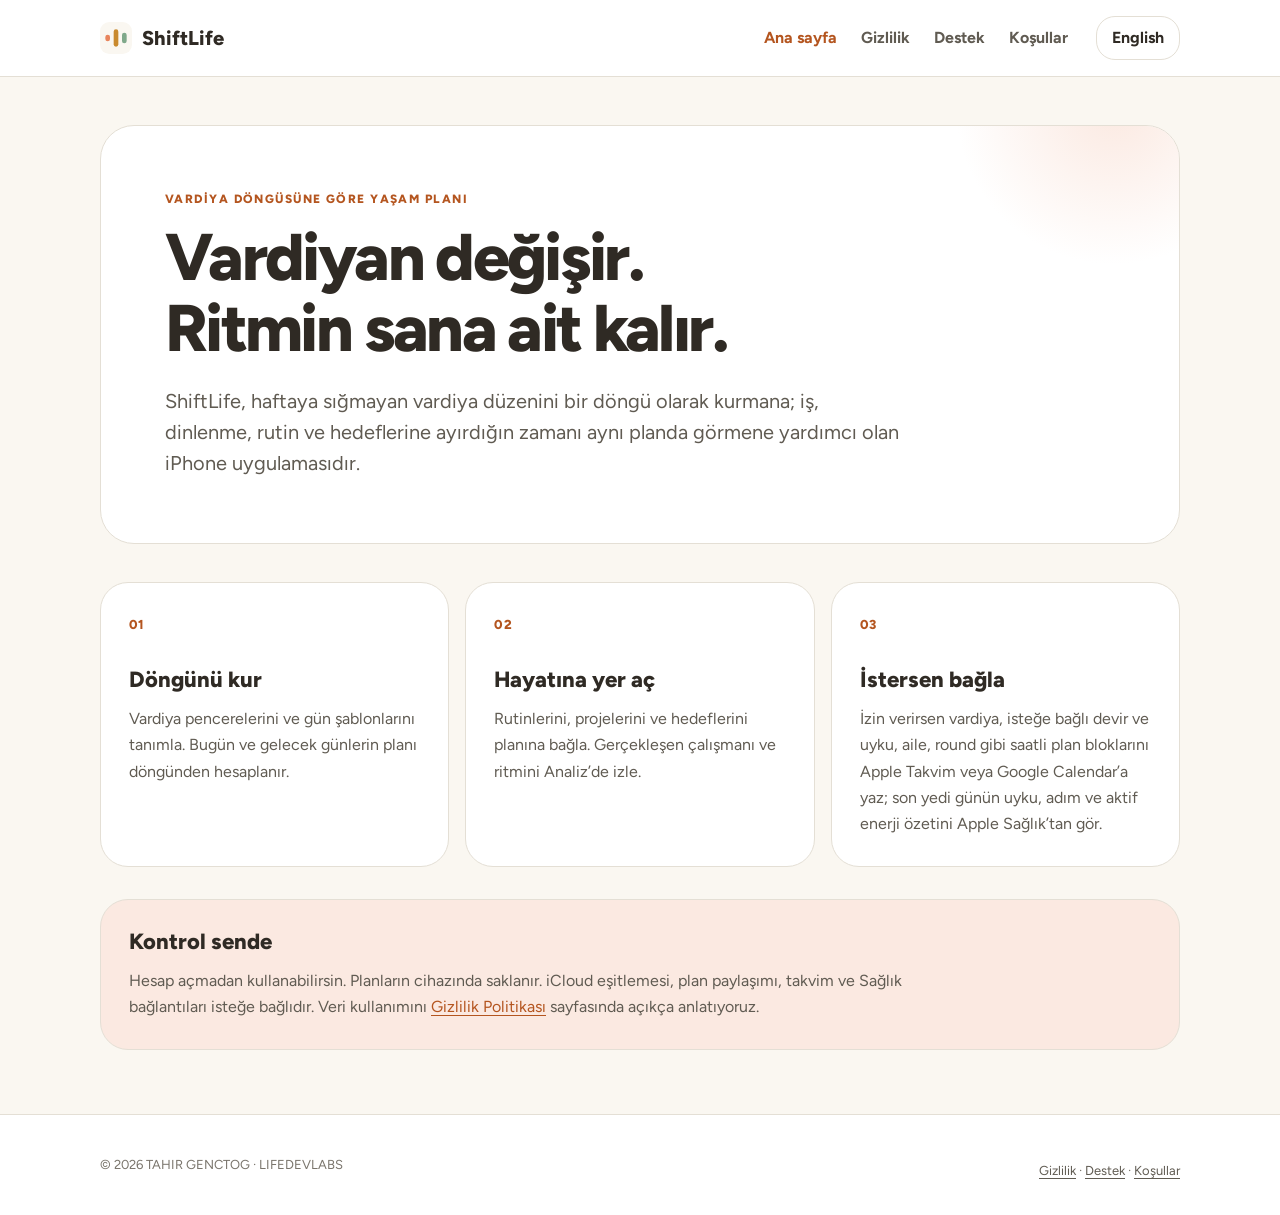
<file: index.html>
<!doctype html>
<html lang="tr">
<head>
  <meta charset="utf-8">
  <meta name="viewport" content="width=device-width, initial-scale=1">
  <meta name="google-site-verification" content="ZOvy3cL8KDfEu2qvsGk_tlrdckcJPJMAosgKHQQffbM" />
  <meta name="color-scheme" content="light dark">
  <meta name="description" content="Vardiya döngüne göre gününü, hedeflerini ve dinlenmeni planla.">
  <meta property="og:type" content="website">
  <meta property="og:title" content="ShiftLife · Vardiya Ritmi">
  <meta property="og:description" content="Vardiya döngüne göre gününü, hedeflerini ve dinlenmeni planla.">
  <meta property="og:url" content="https://lifedevlabs.com/">
  <link rel="canonical" href="https://lifedevlabs.com/">
  <link rel="alternate" hreflang="tr" href="https://lifedevlabs.com/">
  <link rel="alternate" hreflang="en" href="https://lifedevlabs.com/en/">
  <link rel="icon" type="image/svg+xml" href="/favicon.svg">
  <link rel="stylesheet" href="/style.css">
  <title>ShiftLife · Vardiya Ritmi</title>
</head>
<body>
<a class="skip" href="#content">İçeriğe geç</a>
<header class="site-header"><div class="shell header-inner">
  <a class="brand" href="/" aria-label="ShiftLife"><img src="/favicon.svg" alt="" width="32" height="32"><span>ShiftLife</span></a>
  <nav aria-label="Ana menü"><a href="/" aria-current="page">Ana sayfa</a><a href="/privacy/">Gizlilik</a><a href="/support/">Destek</a><a href="/terms/">Koşullar</a></nav>
  <a class="lang" href="/en/" lang="en" hreflang="en">English</a>
</div></header>
<main id="content" class="shell">
  <div class="hero"><p class="eyebrow">VARDİYA DÖNGÜSÜNE GÖRE YAŞAM PLANI</p><h1>Vardiyan değişir.<br>Ritmin sana ait kalır.</h1><p class="lead">ShiftLife, haftaya sığmayan vardiya düzenini bir döngü olarak kurmana; iş, dinlenme, rutin ve hedeflerine ayırdığın zamanı aynı planda görmene yardımcı olan iPhone uygulamasıdır.</p></div>

<section class="card-grid" aria-label="Özellikler">
  <article class="card"><span class="card-index">01</span><h2>Döngünü kur</h2><p>Vardiya pencerelerini ve gün şablonlarını tanımla. Bugün ve gelecek günlerin planı döngünden hesaplanır.</p></article>
  <article class="card"><span class="card-index">02</span><h2>Hayatına yer aç</h2><p>Rutinlerini, projelerini ve hedeflerini planına bağla. Gerçekleşen çalışmanı ve ritmini Analiz’de izle.</p></article>
  <article class="card"><span class="card-index">03</span><h2>İstersen bağla</h2><p>İzin verirsen vardiya, isteğe bağlı devir ve uyku, aile, round gibi saatli plan bloklarını Apple Takvim veya Google Calendar’a yaz; son yedi günün uyku, adım ve aktif enerji özetini Apple Sağlık’tan gör.</p></article>
</section>
<section class="notice"><h2>Kontrol sende</h2><p>Hesap açmadan kullanabilirsin. Planların cihazında saklanır. iCloud eşitlemesi, plan paylaşımı, takvim ve Sağlık bağlantıları isteğe bağlıdır. Veri kullanımını <a href="/privacy/">Gizlilik Politikası</a> sayfasında açıkça anlatıyoruz.</p></section>

</main>
<footer class="site-footer"><div class="shell footer-inner"><p>© 2026 TAHIR GENCTOG · LIFEDEVLABS</p><p><a href="/privacy/">Gizlilik</a> · <a href="/support/">Destek</a> · <a href="/terms/">Koşullar</a></p></div></footer>
</body>
</html>
</file>
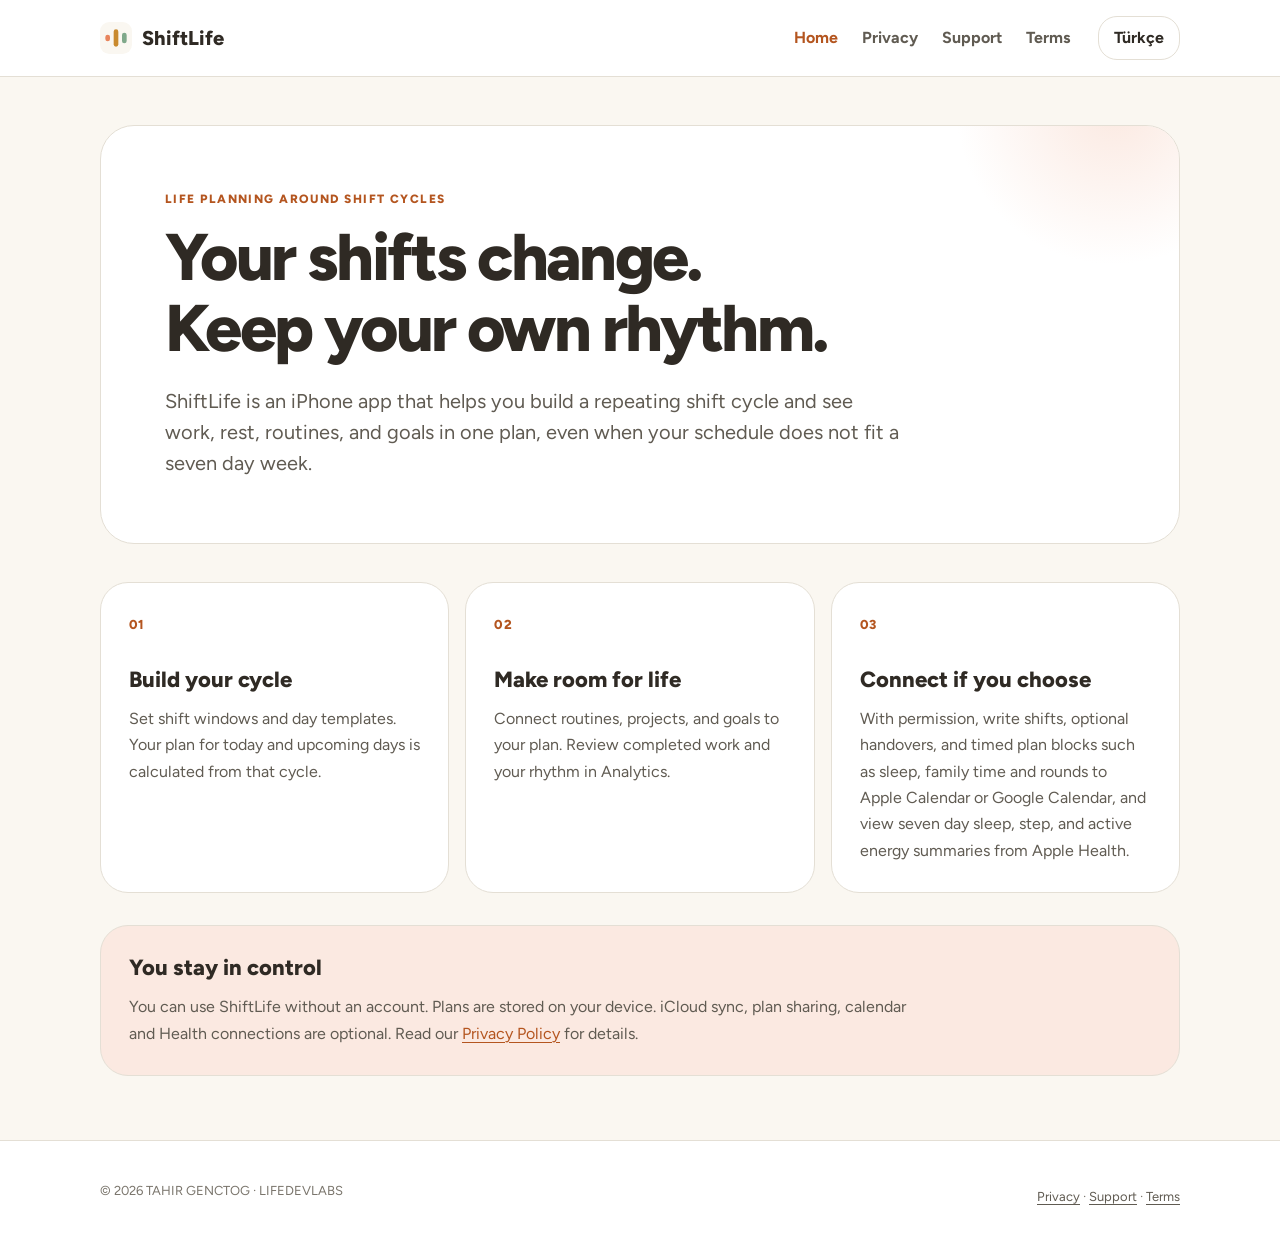
<file: en/index.html>
<!doctype html>
<html lang="en">
<head>
  <meta charset="utf-8">
  <meta name="viewport" content="width=device-width, initial-scale=1">
  <meta name="color-scheme" content="light dark">
  <meta name="description" content="Plan your days, goals, and rest around your shift cycle.">
  <meta property="og:type" content="website">
  <meta property="og:title" content="ShiftLife · Shift Rhythm">
  <meta property="og:description" content="Plan your days, goals, and rest around your shift cycle.">
  <meta property="og:url" content="https://lifedevlabs.com/en/">
  <link rel="canonical" href="https://lifedevlabs.com/en/">
  <link rel="alternate" hreflang="tr" href="https://lifedevlabs.com/">
  <link rel="alternate" hreflang="en" href="https://lifedevlabs.com/en/">
  <link rel="icon" type="image/svg+xml" href="/favicon.svg">
  <link rel="stylesheet" href="/style.css">
  <title>ShiftLife · Shift Rhythm</title>
</head>
<body>
<a class="skip" href="#content">Skip to content</a>
<header class="site-header"><div class="shell header-inner">
  <a class="brand" href="/en/" aria-label="ShiftLife"><img src="/favicon.svg" alt="" width="32" height="32"><span>ShiftLife</span></a>
  <nav aria-label="Main menu"><a href="/en/" aria-current="page">Home</a><a href="/en/privacy/">Privacy</a><a href="/en/support/">Support</a><a href="/en/terms/">Terms</a></nav>
  <a class="lang" href="/" lang="tr" hreflang="tr">Türkçe</a>
</div></header>
<main id="content" class="shell">
  <div class="hero"><p class="eyebrow">LIFE PLANNING AROUND SHIFT CYCLES</p><h1>Your shifts change.<br>Keep your own rhythm.</h1><p class="lead">ShiftLife is an iPhone app that helps you build a repeating shift cycle and see work, rest, routines, and goals in one plan, even when your schedule does not fit a seven day week.</p></div>

<section class="card-grid" aria-label="Features">
  <article class="card"><span class="card-index">01</span><h2>Build your cycle</h2><p>Set shift windows and day templates. Your plan for today and upcoming days is calculated from that cycle.</p></article>
  <article class="card"><span class="card-index">02</span><h2>Make room for life</h2><p>Connect routines, projects, and goals to your plan. Review completed work and your rhythm in Analytics.</p></article>
  <article class="card"><span class="card-index">03</span><h2>Connect if you choose</h2><p>With permission, write shifts, optional handovers, and timed plan blocks such as sleep, family time and rounds to Apple Calendar or Google Calendar, and view seven day sleep, step, and active energy summaries from Apple Health.</p></article>
</section>
<section class="notice"><h2>You stay in control</h2><p>You can use ShiftLife without an account. Plans are stored on your device. iCloud sync, plan sharing, calendar and Health connections are optional. Read our <a href="/en/privacy/">Privacy Policy</a> for details.</p></section>

</main>
<footer class="site-footer"><div class="shell footer-inner"><p>© 2026 TAHIR GENCTOG · LIFEDEVLABS</p><p><a href="/en/privacy/">Privacy</a> · <a href="/en/support/">Support</a> · <a href="/en/terms/">Terms</a></p></div></footer>
</body>
</html>
</file>
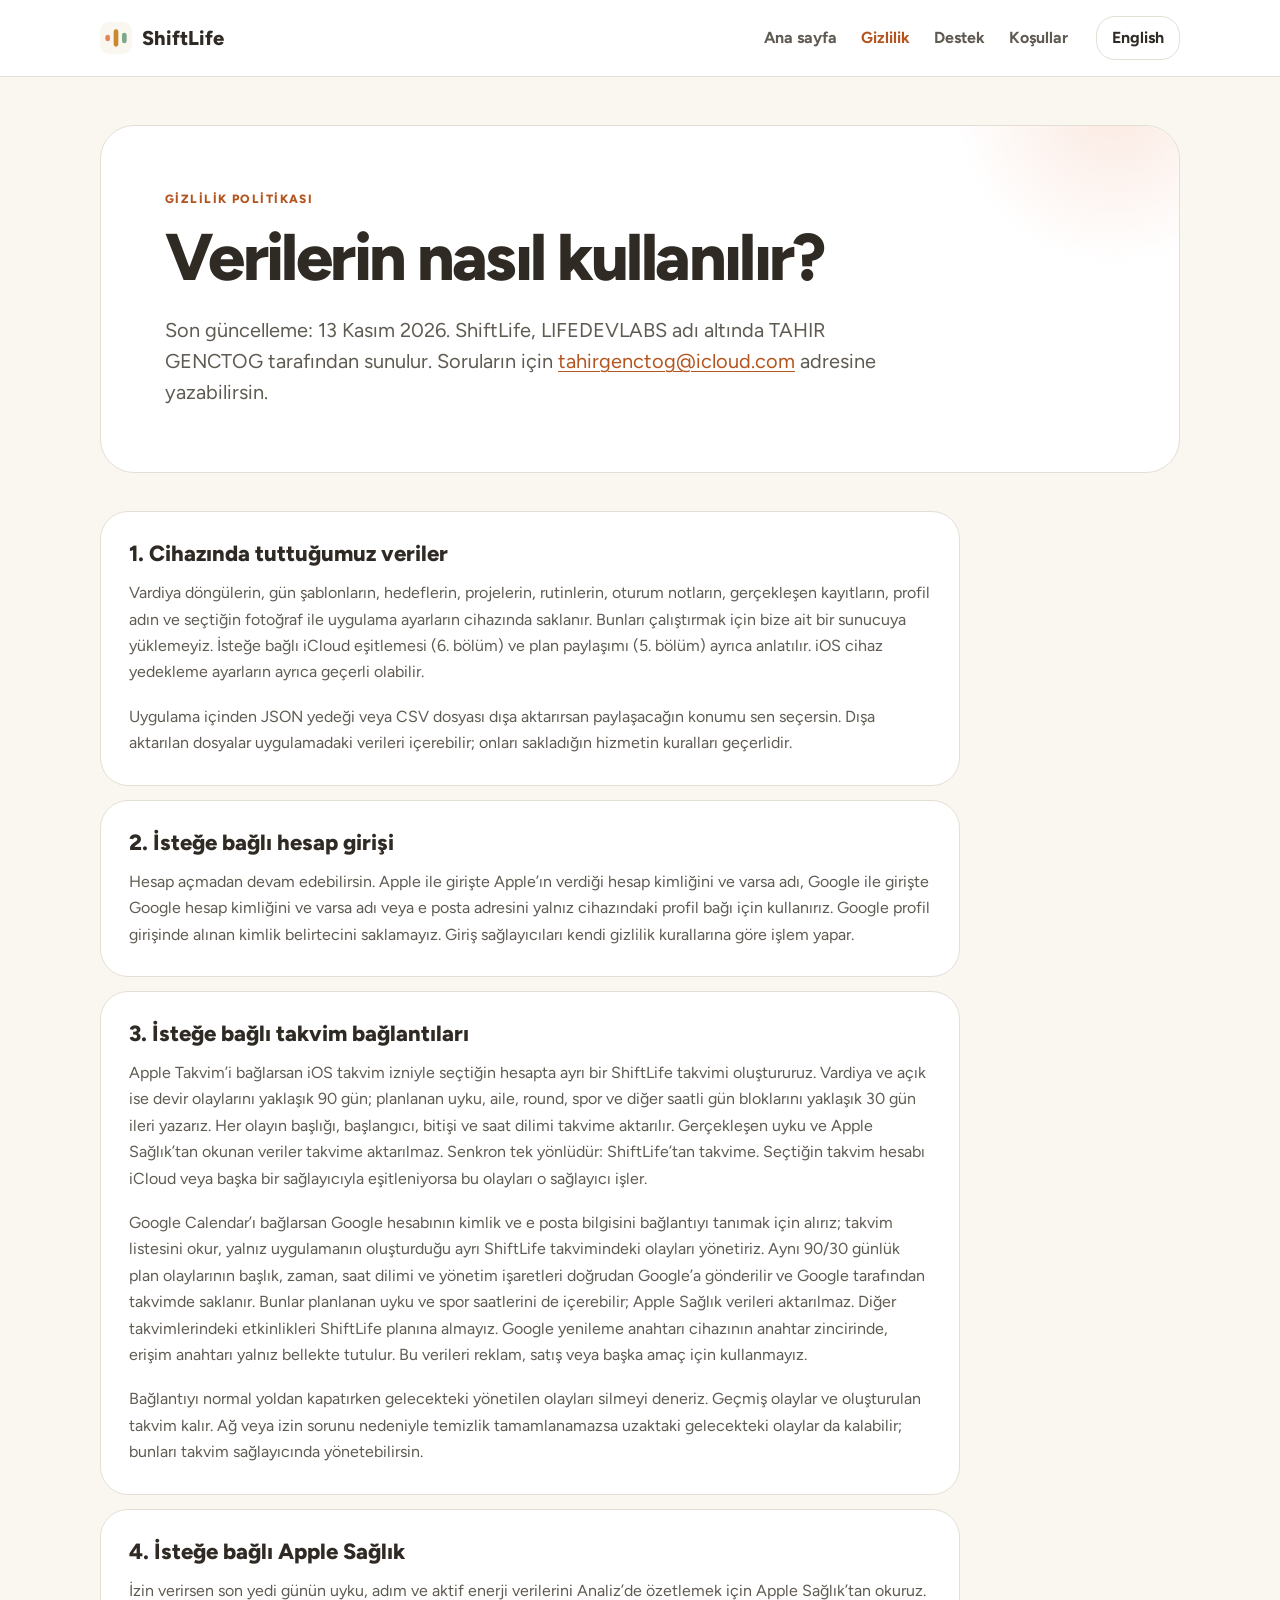
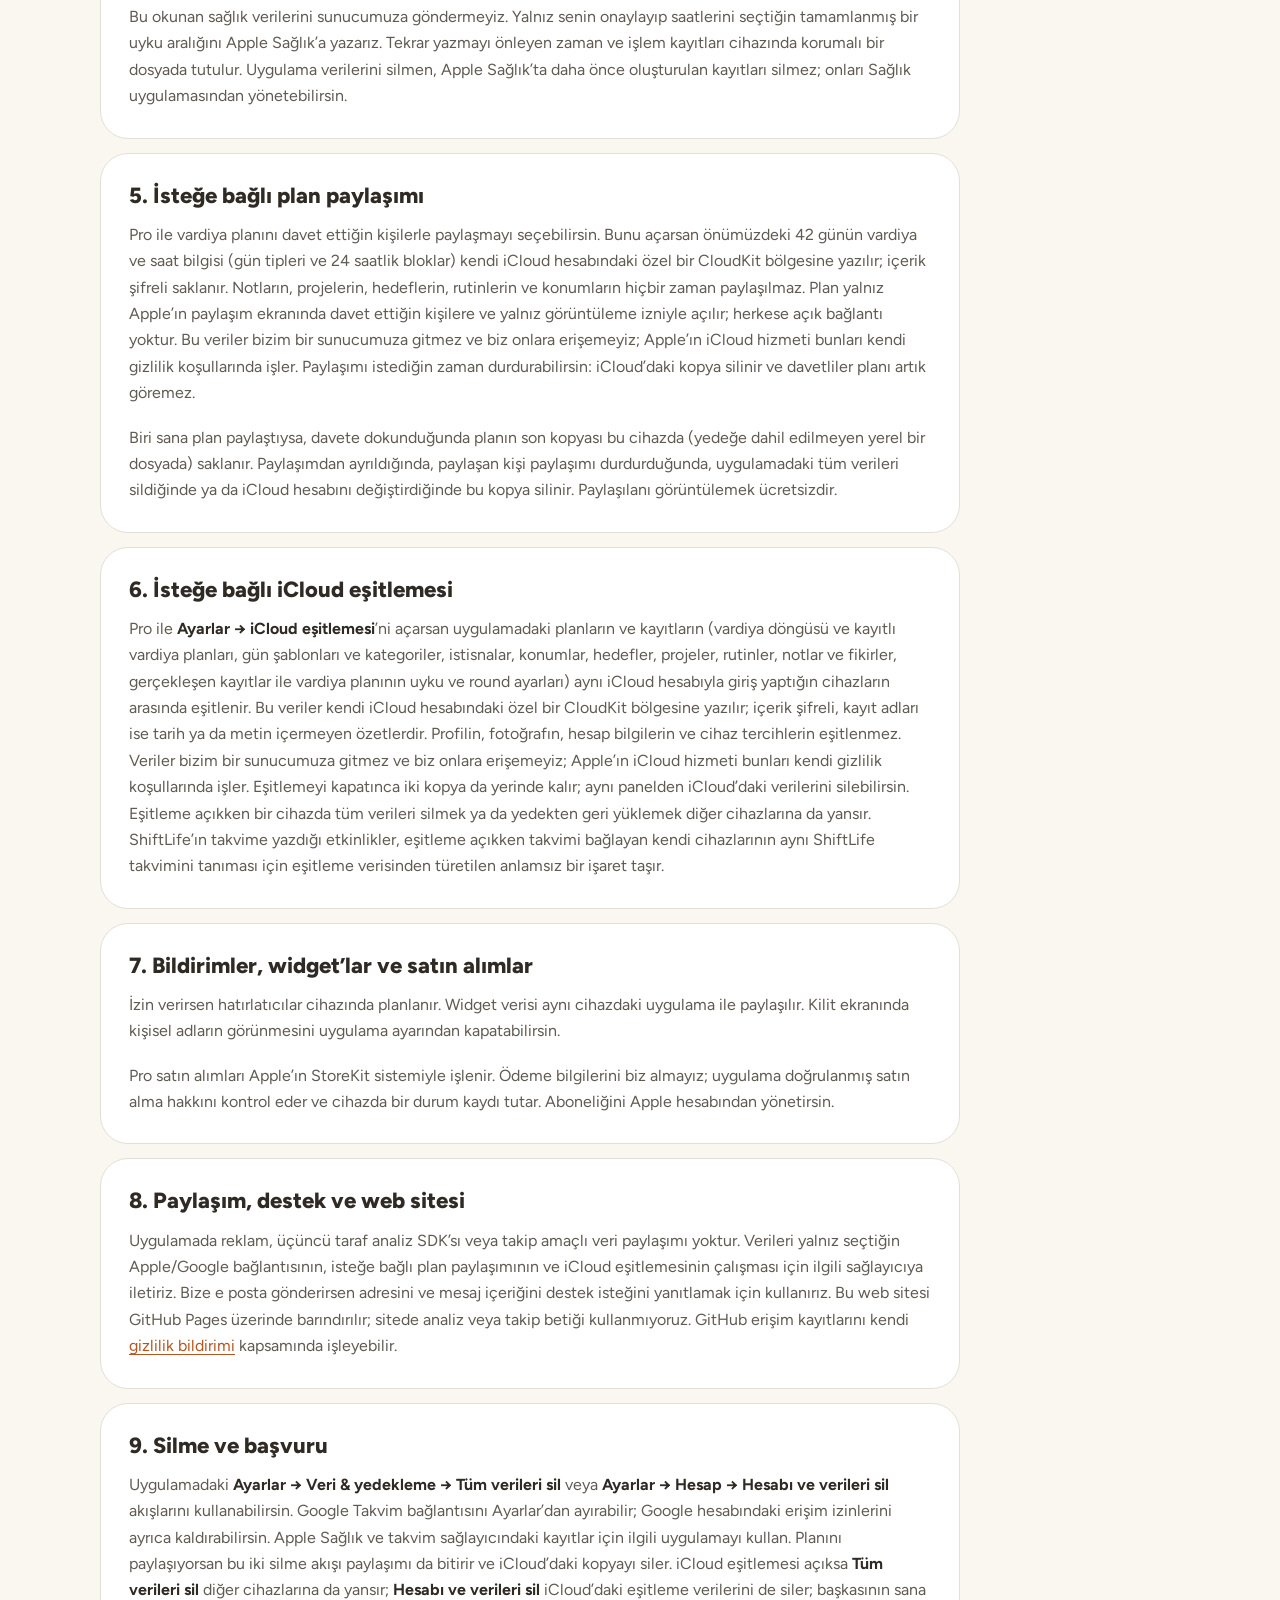
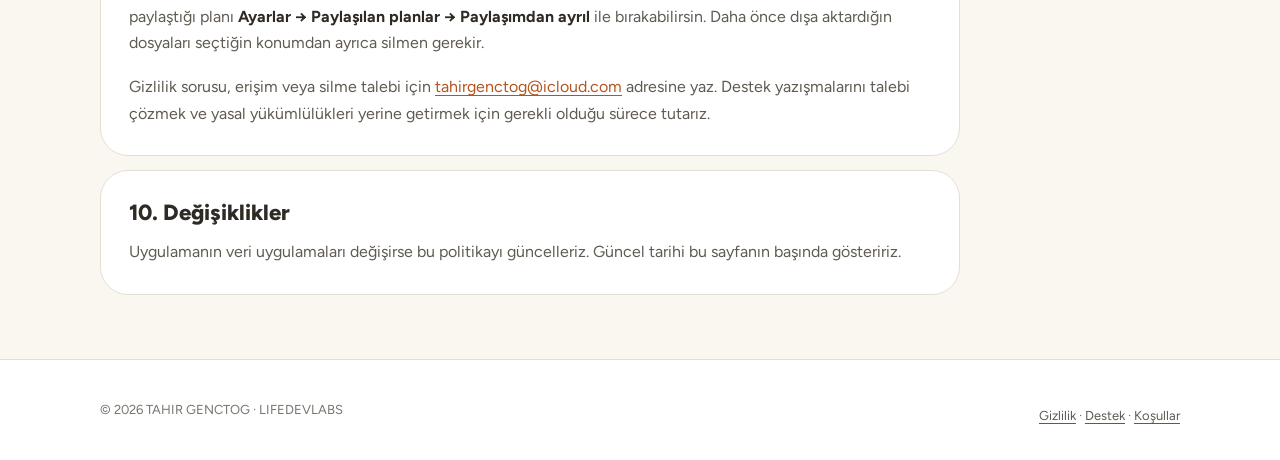
<file: privacy/index.html>
<!doctype html>
<html lang="tr">
<head>
  <meta charset="utf-8">
  <meta name="viewport" content="width=device-width, initial-scale=1">
  <meta name="color-scheme" content="light dark">
  <meta name="description" content="ShiftLife uygulamasının verileri nasıl kullandığını öğrenin.">
  <meta property="og:type" content="website">
  <meta property="og:title" content="Gizlilik Politikası · ShiftLife">
  <meta property="og:description" content="ShiftLife uygulamasının verileri nasıl kullandığını öğrenin.">
  <meta property="og:url" content="https://lifedevlabs.com/privacy/">
  <link rel="canonical" href="https://lifedevlabs.com/privacy/">
  <link rel="alternate" hreflang="tr" href="https://lifedevlabs.com/privacy/">
  <link rel="alternate" hreflang="en" href="https://lifedevlabs.com/en/privacy/">
  <link rel="icon" type="image/svg+xml" href="/favicon.svg">
  <link rel="stylesheet" href="/style.css">
  <title>Gizlilik Politikası · ShiftLife</title>
</head>
<body>
<a class="skip" href="#content">İçeriğe geç</a>
<header class="site-header"><div class="shell header-inner">
  <a class="brand" href="/" aria-label="ShiftLife"><img src="/favicon.svg" alt="" width="32" height="32"><span>ShiftLife</span></a>
  <nav aria-label="Ana menü"><a href="/">Ana sayfa</a><a href="/privacy/" aria-current="page">Gizlilik</a><a href="/support/">Destek</a><a href="/terms/">Koşullar</a></nav>
  <a class="lang" href="/en/privacy/" lang="en" hreflang="en">English</a>
</div></header>
<main id="content" class="shell">
  <div class="hero"><p class="eyebrow">GİZLİLİK POLİTİKASI</p><h1>Verilerin nasıl kullanılır?</h1><p class="lead">Son güncelleme: 13 Kasım 2026. ShiftLife, LIFEDEVLABS adı altında TAHIR GENCTOG tarafından sunulur. Soruların için <a href="mailto:tahirgenctog@icloud.com">tahirgenctog@icloud.com</a> adresine yazabilirsin.</p></div>

<div class="legal">
<section><h2>1. Cihazında tuttuğumuz veriler</h2><p>Vardiya döngülerin, gün şablonların, hedeflerin, projelerin, rutinlerin, oturum notların, gerçekleşen kayıtların, profil adın ve seçtiğin fotoğraf ile uygulama ayarların cihazında saklanır. Bunları çalıştırmak için bize ait bir sunucuya yüklemeyiz. İsteğe bağlı iCloud eşitlemesi (6. bölüm) ve plan paylaşımı (5. bölüm) ayrıca anlatılır. iOS cihaz yedekleme ayarların ayrıca geçerli olabilir.</p><p>Uygulama içinden JSON yedeği veya CSV dosyası dışa aktarırsan paylaşacağın konumu sen seçersin. Dışa aktarılan dosyalar uygulamadaki verileri içerebilir; onları sakladığın hizmetin kuralları geçerlidir.</p></section>
<section><h2>2. İsteğe bağlı hesap girişi</h2><p>Hesap açmadan devam edebilirsin. Apple ile girişte Apple’ın verdiği hesap kimliğini ve varsa adı, Google ile girişte Google hesap kimliğini ve varsa adı veya e posta adresini yalnız cihazındaki profil bağı için kullanırız. Google profil girişinde alınan kimlik belirtecini saklamayız. Giriş sağlayıcıları kendi gizlilik kurallarına göre işlem yapar.</p></section>
<section><h2>3. İsteğe bağlı takvim bağlantıları</h2><p>Apple Takvim’i bağlarsan iOS takvim izniyle seçtiğin hesapta ayrı bir ShiftLife takvimi oluştururuz. Vardiya ve açık ise devir olaylarını yaklaşık 90 gün; planlanan uyku, aile, round, spor ve diğer saatli gün bloklarını yaklaşık 30 gün ileri yazarız. Her olayın başlığı, başlangıcı, bitişi ve saat dilimi takvime aktarılır. Gerçekleşen uyku ve Apple Sağlık’tan okunan veriler takvime aktarılmaz. Senkron tek yönlüdür: ShiftLife’tan takvime. Seçtiğin takvim hesabı iCloud veya başka bir sağlayıcıyla eşitleniyorsa bu olayları o sağlayıcı işler.</p><p>Google Calendar’ı bağlarsan Google hesabının kimlik ve e posta bilgisini bağlantıyı tanımak için alırız; takvim listesini okur, yalnız uygulamanın oluşturduğu ayrı ShiftLife takvimindeki olayları yönetiriz. Aynı 90/30 günlük plan olaylarının başlık, zaman, saat dilimi ve yönetim işaretleri doğrudan Google’a gönderilir ve Google tarafından takvimde saklanır. Bunlar planlanan uyku ve spor saatlerini de içerebilir; Apple Sağlık verileri aktarılmaz. Diğer takvimlerindeki etkinlikleri ShiftLife planına almayız. Google yenileme anahtarı cihazının anahtar zincirinde, erişim anahtarı yalnız bellekte tutulur. Bu verileri reklam, satış veya başka amaç için kullanmayız.</p><p>Bağlantıyı normal yoldan kapatırken gelecekteki yönetilen olayları silmeyi deneriz. Geçmiş olaylar ve oluşturulan takvim kalır. Ağ veya izin sorunu nedeniyle temizlik tamamlanamazsa uzaktaki gelecekteki olaylar da kalabilir; bunları takvim sağlayıcında yönetebilirsin.</p></section>
<section><h2>4. İsteğe bağlı Apple Sağlık</h2><p>İzin verirsen son yedi günün uyku, adım ve aktif enerji verilerini Analiz’de özetlemek için Apple Sağlık’tan okuruz. Bu okunan sağlık verilerini sunucumuza göndermeyiz. Yalnız senin onaylayıp saatlerini seçtiğin tamamlanmış bir uyku aralığını Apple Sağlık’a yazarız. Tekrar yazmayı önleyen zaman ve işlem kayıtları cihazında korumalı bir dosyada tutulur. Uygulama verilerini silmen, Apple Sağlık’ta daha önce oluşturulan kayıtları silmez; onları Sağlık uygulamasından yönetebilirsin.</p></section>
<section><h2>5. İsteğe bağlı plan paylaşımı</h2><p>Pro ile vardiya planını davet ettiğin kişilerle paylaşmayı seçebilirsin. Bunu açarsan önümüzdeki 42 günün vardiya ve saat bilgisi (gün tipleri ve 24 saatlik bloklar) kendi iCloud hesabındaki özel bir CloudKit bölgesine yazılır; içerik şifreli saklanır. Notların, projelerin, hedeflerin, rutinlerin ve konumların hiçbir zaman paylaşılmaz. Plan yalnız Apple’ın paylaşım ekranında davet ettiğin kişilere ve yalnız görüntüleme izniyle açılır; herkese açık bağlantı yoktur. Bu veriler bizim bir sunucumuza gitmez ve biz onlara erişemeyiz; Apple’ın iCloud hizmeti bunları kendi gizlilik koşullarında işler. Paylaşımı istediğin zaman durdurabilirsin: iCloud’daki kopya silinir ve davetliler planı artık göremez.</p><p>Biri sana plan paylaştıysa, davete dokunduğunda planın son kopyası bu cihazda (yedeğe dahil edilmeyen yerel bir dosyada) saklanır. Paylaşımdan ayrıldığında, paylaşan kişi paylaşımı durdurduğunda, uygulamadaki tüm verileri sildiğinde ya da iCloud hesabını değiştirdiğinde bu kopya silinir. Paylaşılanı görüntülemek ücretsizdir.</p></section><section><h2>6. İsteğe bağlı iCloud eşitlemesi</h2><p>Pro ile <strong>Ayarlar → iCloud eşitlemesi</strong>’ni açarsan uygulamadaki planların ve kayıtların (vardiya döngüsü ve kayıtlı vardiya planları, gün şablonları ve kategoriler, istisnalar, konumlar, hedefler, projeler, rutinler, notlar ve fikirler, gerçekleşen kayıtlar ile vardiya planının uyku ve round ayarları) aynı iCloud hesabıyla giriş yaptığın cihazların arasında eşitlenir. Bu veriler kendi iCloud hesabındaki özel bir CloudKit bölgesine yazılır; içerik şifreli, kayıt adları ise tarih ya da metin içermeyen özetlerdir. Profilin, fotoğrafın, hesap bilgilerin ve cihaz tercihlerin eşitlenmez. Veriler bizim bir sunucumuza gitmez ve biz onlara erişemeyiz; Apple’ın iCloud hizmeti bunları kendi gizlilik koşullarında işler. Eşitlemeyi kapatınca iki kopya da yerinde kalır; aynı panelden iCloud’daki verilerini silebilirsin. Eşitleme açıkken bir cihazda tüm verileri silmek ya da yedekten geri yüklemek diğer cihazlarına da yansır. ShiftLife’ın takvime yazdığı etkinlikler, eşitleme açıkken takvimi bağlayan kendi cihazlarının aynı ShiftLife takvimini tanıması için eşitleme verisinden türetilen anlamsız bir işaret taşır.</p></section>
<section><h2>7. Bildirimler, widget’lar ve satın alımlar</h2><p>İzin verirsen hatırlatıcılar cihazında planlanır. Widget verisi aynı cihazdaki uygulama ile paylaşılır. Kilit ekranında kişisel adların görünmesini uygulama ayarından kapatabilirsin.</p><p>Pro satın alımları Apple’ın StoreKit sistemiyle işlenir. Ödeme bilgilerini biz almayız; uygulama doğrulanmış satın alma hakkını kontrol eder ve cihazda bir durum kaydı tutar. Aboneliğini Apple hesabından yönetirsin.</p></section>
<section><h2>8. Paylaşım, destek ve web sitesi</h2><p>Uygulamada reklam, üçüncü taraf analiz SDK’sı veya takip amaçlı veri paylaşımı yoktur. Verileri yalnız seçtiğin Apple/Google bağlantısının, isteğe bağlı plan paylaşımının ve iCloud eşitlemesinin çalışması için ilgili sağlayıcıya iletiriz. Bize e posta gönderirsen adresini ve mesaj içeriğini destek isteğini yanıtlamak için kullanırız. Bu web sitesi GitHub Pages üzerinde barındırılır; sitede analiz veya takip betiği kullanmıyoruz. GitHub erişim kayıtlarını kendi <a href="https://docs.github.com/en/site-policy/privacy-policies/github-general-privacy-statement">gizlilik bildirimi</a> kapsamında işleyebilir.</p></section>
<section><h2>9. Silme ve başvuru</h2><p>Uygulamadaki <strong>Ayarlar → Veri &amp; yedekleme → Tüm verileri sil</strong> veya <strong>Ayarlar → Hesap → Hesabı ve verileri sil</strong> akışlarını kullanabilirsin. Google Takvim bağlantısını Ayarlar’dan ayırabilir; Google hesabındaki erişim izinlerini ayrıca kaldırabilirsin. Apple Sağlık ve takvim sağlayıcındaki kayıtlar için ilgili uygulamayı kullan. Planını paylaşıyorsan bu iki silme akışı paylaşımı da bitirir ve iCloud’daki kopyayı siler. iCloud eşitlemesi açıksa <strong>Tüm verileri sil</strong> diğer cihazlarına da yansır; <strong>Hesabı ve verileri sil</strong> iCloud’daki eşitleme verilerini de siler; başkasının sana paylaştığı planı <strong>Ayarlar → Paylaşılan planlar → Paylaşımdan ayrıl</strong> ile bırakabilirsin. Daha önce dışa aktardığın dosyaları seçtiğin konumdan ayrıca silmen gerekir.</p><p>Gizlilik sorusu, erişim veya silme talebi için <a href="mailto:tahirgenctog@icloud.com">tahirgenctog@icloud.com</a> adresine yaz. Destek yazışmalarını talebi çözmek ve yasal yükümlülükleri yerine getirmek için gerekli olduğu sürece tutarız.</p></section>
<section><h2>10. Değişiklikler</h2><p>Uygulamanın veri uygulamaları değişirse bu politikayı güncelleriz. Güncel tarihi bu sayfanın başında gösteririz.</p></section>
</div>

</main>
<footer class="site-footer"><div class="shell footer-inner"><p>© 2026 TAHIR GENCTOG · LIFEDEVLABS</p><p><a href="/privacy/">Gizlilik</a> · <a href="/support/">Destek</a> · <a href="/terms/">Koşullar</a></p></div></footer>
</body>
</html>
</file>
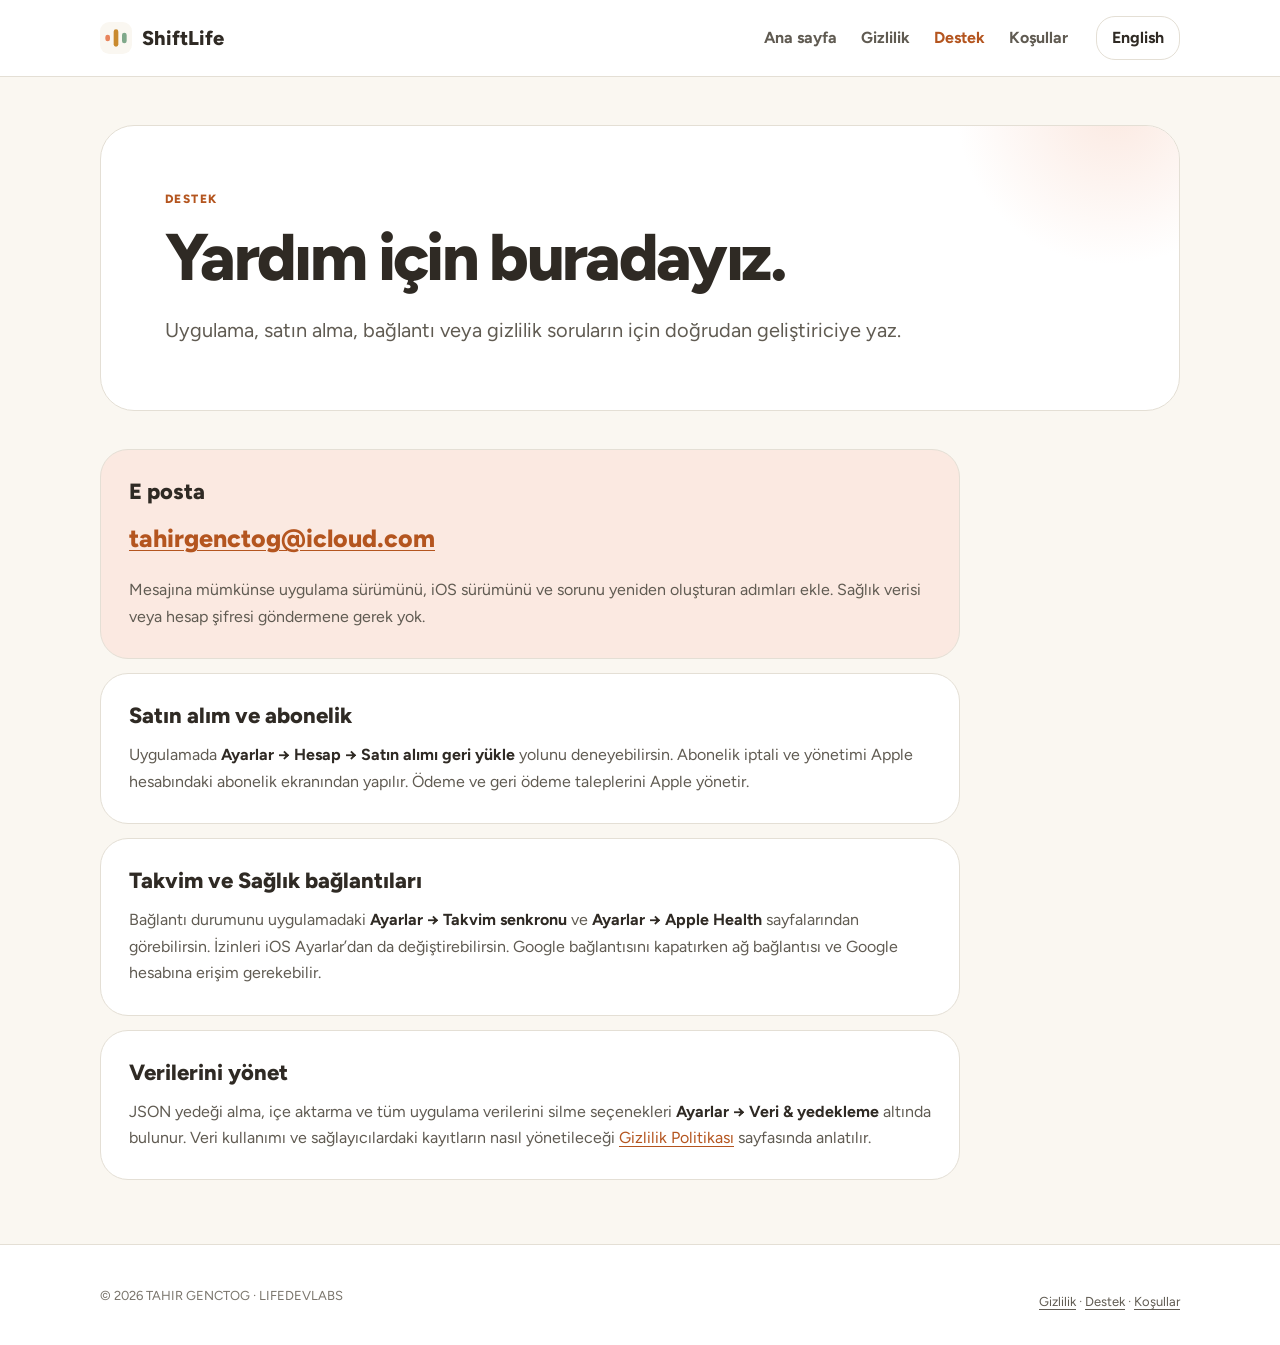
<file: support/index.html>
<!doctype html>
<html lang="tr">
<head>
  <meta charset="utf-8">
  <meta name="viewport" content="width=device-width, initial-scale=1">
  <meta name="color-scheme" content="light dark">
  <meta name="description" content="ShiftLife destek ve iletişim bilgileri.">
  <meta property="og:type" content="website">
  <meta property="og:title" content="Destek · ShiftLife">
  <meta property="og:description" content="ShiftLife destek ve iletişim bilgileri.">
  <meta property="og:url" content="https://lifedevlabs.com/support/">
  <link rel="canonical" href="https://lifedevlabs.com/support/">
  <link rel="alternate" hreflang="tr" href="https://lifedevlabs.com/support/">
  <link rel="alternate" hreflang="en" href="https://lifedevlabs.com/en/support/">
  <link rel="icon" type="image/svg+xml" href="/favicon.svg">
  <link rel="stylesheet" href="/style.css">
  <title>Destek · ShiftLife</title>
</head>
<body>
<a class="skip" href="#content">İçeriğe geç</a>
<header class="site-header"><div class="shell header-inner">
  <a class="brand" href="/" aria-label="ShiftLife"><img src="/favicon.svg" alt="" width="32" height="32"><span>ShiftLife</span></a>
  <nav aria-label="Ana menü"><a href="/">Ana sayfa</a><a href="/privacy/">Gizlilik</a><a href="/support/" aria-current="page">Destek</a><a href="/terms/">Koşullar</a></nav>
  <a class="lang" href="/en/support/" lang="en" hreflang="en">English</a>
</div></header>
<main id="content" class="shell">
  <div class="hero"><p class="eyebrow">DESTEK</p><h1>Yardım için buradayız.</h1><p class="lead">Uygulama, satın alma, bağlantı veya gizlilik soruların için doğrudan geliştiriciye yaz.</p></div>

<div class="legal">
<section class="contact"><h2>E posta</h2><p><a class="email" href="mailto:tahirgenctog@icloud.com?subject=ShiftLife%20Destek">tahirgenctog@icloud.com</a></p><p>Mesajına mümkünse uygulama sürümünü, iOS sürümünü ve sorunu yeniden oluşturan adımları ekle. Sağlık verisi veya hesap şifresi göndermene gerek yok.</p></section>
<section><h2>Satın alım ve abonelik</h2><p>Uygulamada <strong>Ayarlar → Hesap → Satın alımı geri yükle</strong> yolunu deneyebilirsin. Abonelik iptali ve yönetimi Apple hesabındaki abonelik ekranından yapılır. Ödeme ve geri ödeme taleplerini Apple yönetir.</p></section>
<section><h2>Takvim ve Sağlık bağlantıları</h2><p>Bağlantı durumunu uygulamadaki <strong>Ayarlar → Takvim senkronu</strong> ve <strong>Ayarlar → Apple Health</strong> sayfalarından görebilirsin. İzinleri iOS Ayarlar’dan da değiştirebilirsin. Google bağlantısını kapatırken ağ bağlantısı ve Google hesabına erişim gerekebilir.</p></section>
<section><h2>Verilerini yönet</h2><p>JSON yedeği alma, içe aktarma ve tüm uygulama verilerini silme seçenekleri <strong>Ayarlar → Veri &amp; yedekleme</strong> altında bulunur. Veri kullanımı ve sağlayıcılardaki kayıtların nasıl yönetileceği <a href="/privacy/">Gizlilik Politikası</a> sayfasında anlatılır.</p></section>
</div>

</main>
<footer class="site-footer"><div class="shell footer-inner"><p>© 2026 TAHIR GENCTOG · LIFEDEVLABS</p><p><a href="/privacy/">Gizlilik</a> · <a href="/support/">Destek</a> · <a href="/terms/">Koşullar</a></p></div></footer>
</body>
</html>
</file>
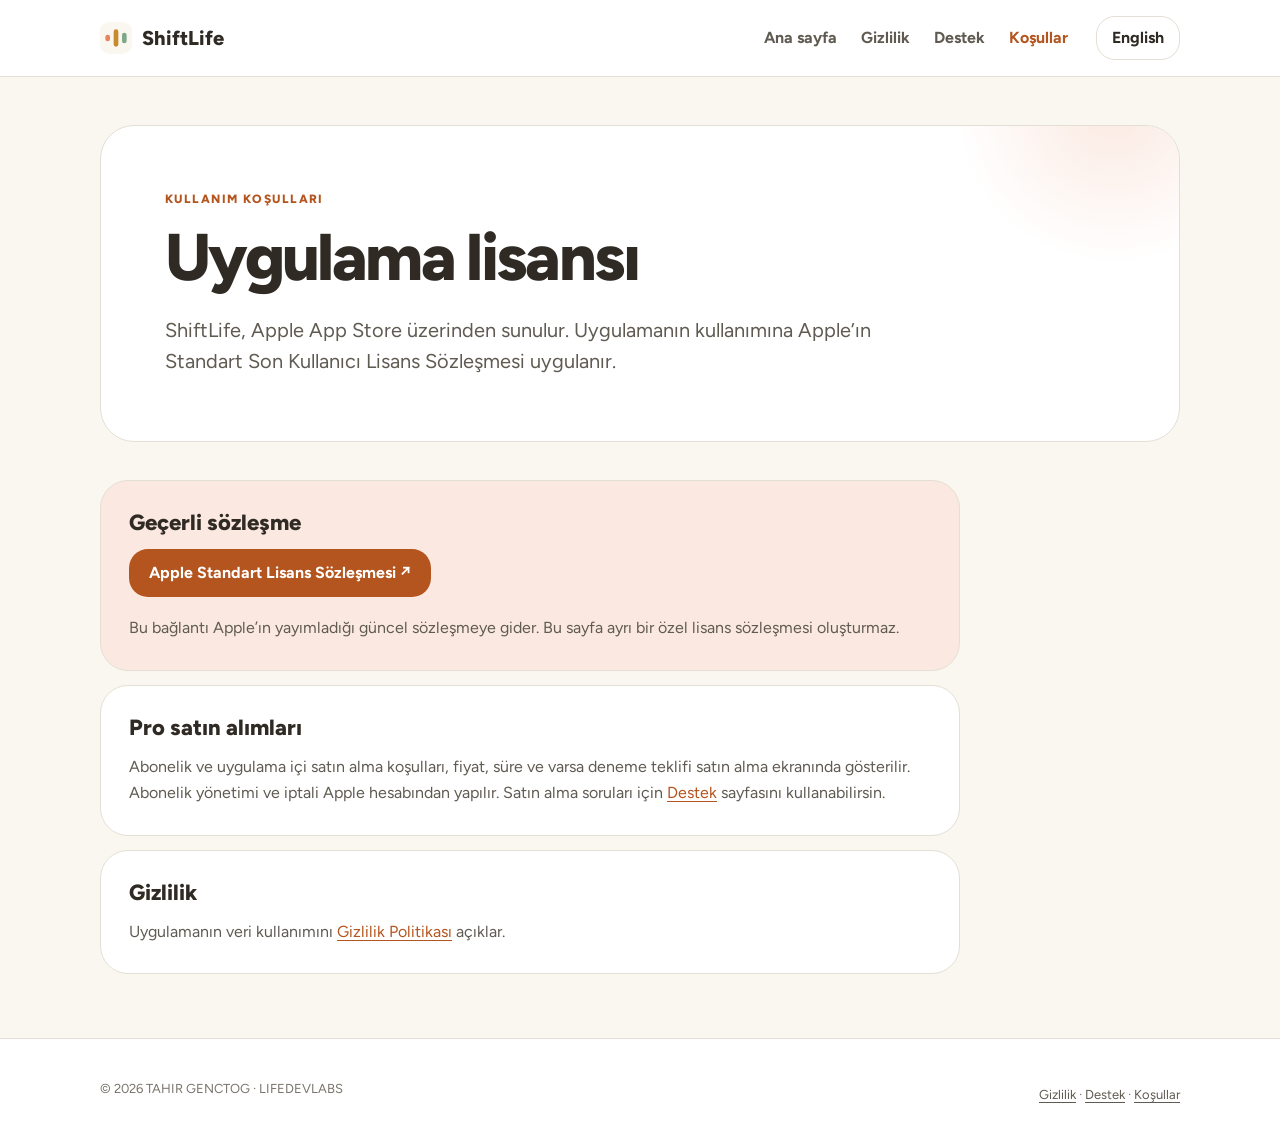
<file: terms/index.html>
<!doctype html>
<html lang="tr">
<head>
  <meta charset="utf-8">
  <meta name="viewport" content="width=device-width, initial-scale=1">
  <meta name="color-scheme" content="light dark">
  <meta name="description" content="ShiftLife için geçerli Apple Standart Son Kullanıcı Lisans Sözleşmesi.">
  <meta property="og:type" content="website">
  <meta property="og:title" content="Kullanım Koşulları · ShiftLife">
  <meta property="og:description" content="ShiftLife için geçerli Apple Standart Son Kullanıcı Lisans Sözleşmesi.">
  <meta property="og:url" content="https://lifedevlabs.com/terms/">
  <link rel="canonical" href="https://lifedevlabs.com/terms/">
  <link rel="alternate" hreflang="tr" href="https://lifedevlabs.com/terms/">
  <link rel="alternate" hreflang="en" href="https://lifedevlabs.com/en/terms/">
  <link rel="icon" type="image/svg+xml" href="/favicon.svg">
  <link rel="stylesheet" href="/style.css">
  <title>Kullanım Koşulları · ShiftLife</title>
</head>
<body>
<a class="skip" href="#content">İçeriğe geç</a>
<header class="site-header"><div class="shell header-inner">
  <a class="brand" href="/" aria-label="ShiftLife"><img src="/favicon.svg" alt="" width="32" height="32"><span>ShiftLife</span></a>
  <nav aria-label="Ana menü"><a href="/">Ana sayfa</a><a href="/privacy/">Gizlilik</a><a href="/support/">Destek</a><a href="/terms/" aria-current="page">Koşullar</a></nav>
  <a class="lang" href="/en/terms/" lang="en" hreflang="en">English</a>
</div></header>
<main id="content" class="shell">
  <div class="hero"><p class="eyebrow">KULLANIM KOŞULLARI</p><h1>Uygulama lisansı</h1><p class="lead">ShiftLife, Apple App Store üzerinden sunulur. Uygulamanın kullanımına Apple’ın Standart Son Kullanıcı Lisans Sözleşmesi uygulanır.</p></div>

<div class="legal"><section class="contact"><h2>Geçerli sözleşme</h2><p><a class="button" href="https://www.apple.com/legal/internet-services/itunes/dev/stdeula/">Apple Standart Lisans Sözleşmesi ↗</a></p><p>Bu bağlantı Apple’ın yayımladığı güncel sözleşmeye gider. Bu sayfa ayrı bir özel lisans sözleşmesi oluşturmaz.</p></section><section><h2>Pro satın alımları</h2><p>Abonelik ve uygulama içi satın alma koşulları, fiyat, süre ve varsa deneme teklifi satın alma ekranında gösterilir. Abonelik yönetimi ve iptali Apple hesabından yapılır. Satın alma soruları için <a href="/support/">Destek</a> sayfasını kullanabilirsin.</p></section><section><h2>Gizlilik</h2><p>Uygulamanın veri kullanımını <a href="/privacy/">Gizlilik Politikası</a> açıklar.</p></section></div>

</main>
<footer class="site-footer"><div class="shell footer-inner"><p>© 2026 TAHIR GENCTOG · LIFEDEVLABS</p><p><a href="/privacy/">Gizlilik</a> · <a href="/support/">Destek</a> · <a href="/terms/">Koşullar</a></p></div></footer>
</body>
</html>
</file>
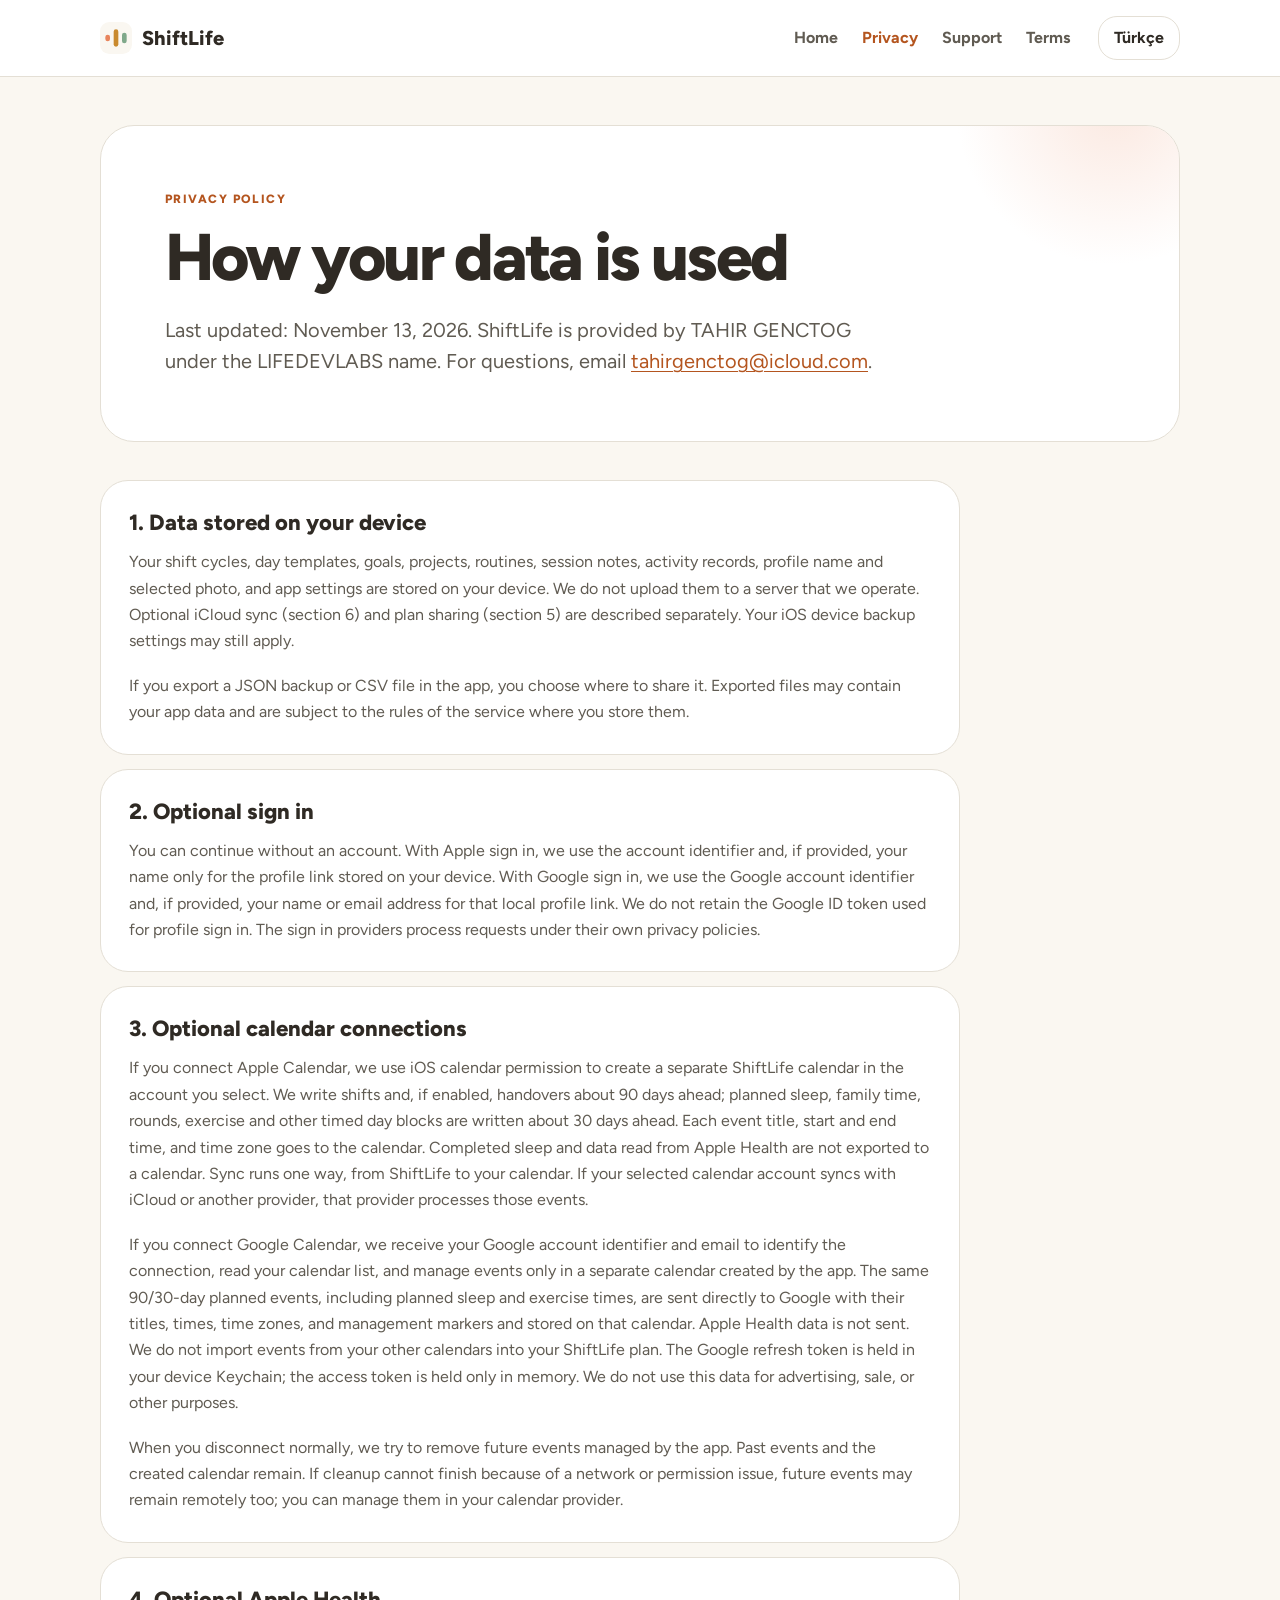
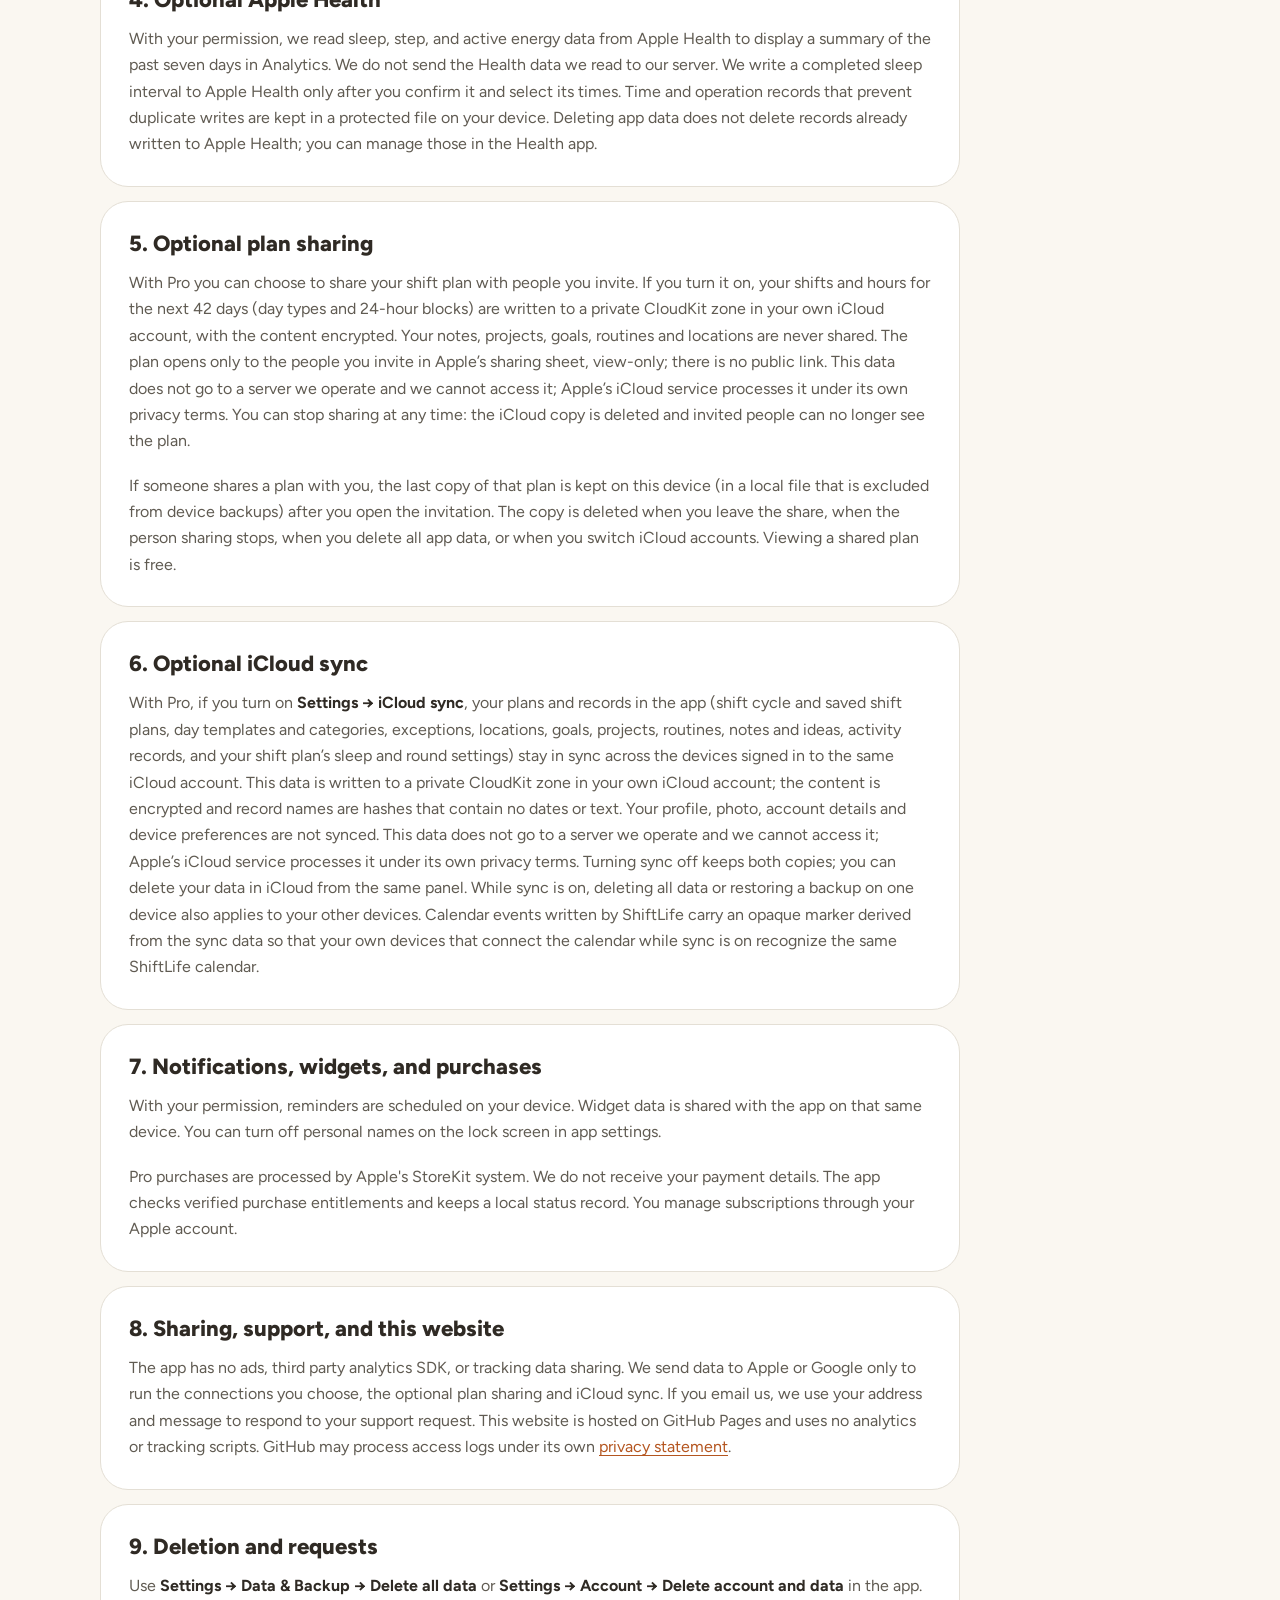
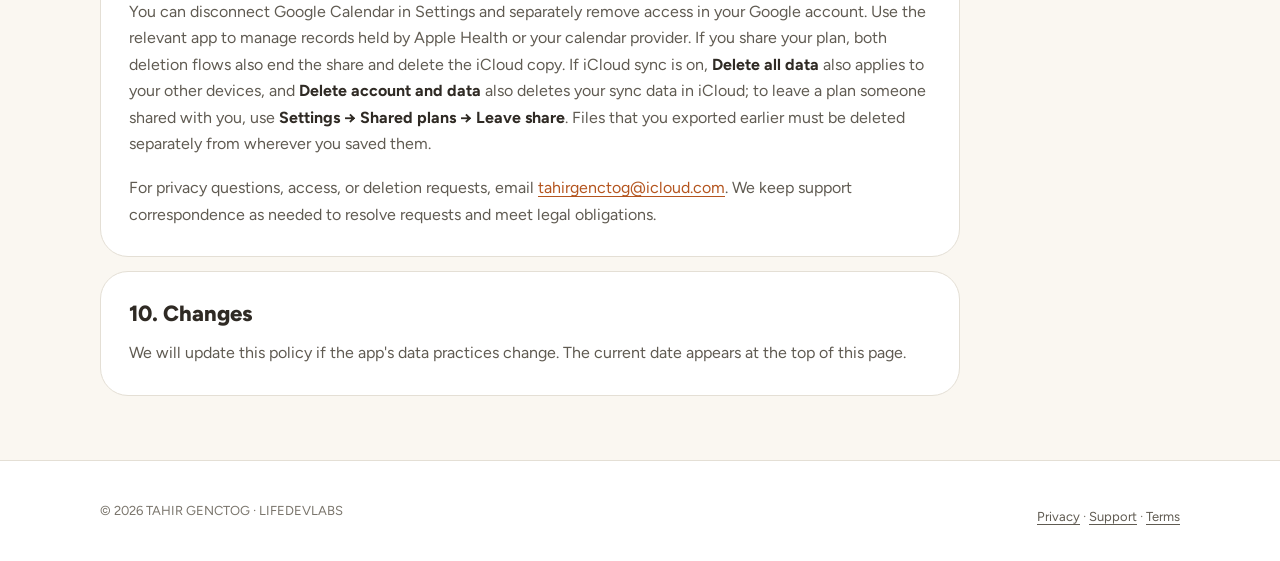
<file: en/privacy/index.html>
<!doctype html>
<html lang="en">
<head>
  <meta charset="utf-8">
  <meta name="viewport" content="width=device-width, initial-scale=1">
  <meta name="color-scheme" content="light dark">
  <meta name="description" content="Learn how the ShiftLife app uses data.">
  <meta property="og:type" content="website">
  <meta property="og:title" content="Privacy Policy · ShiftLife">
  <meta property="og:description" content="Learn how the ShiftLife app uses data.">
  <meta property="og:url" content="https://lifedevlabs.com/en/privacy/">
  <link rel="canonical" href="https://lifedevlabs.com/en/privacy/">
  <link rel="alternate" hreflang="tr" href="https://lifedevlabs.com/privacy/">
  <link rel="alternate" hreflang="en" href="https://lifedevlabs.com/en/privacy/">
  <link rel="icon" type="image/svg+xml" href="/favicon.svg">
  <link rel="stylesheet" href="/style.css">
  <title>Privacy Policy · ShiftLife</title>
</head>
<body>
<a class="skip" href="#content">Skip to content</a>
<header class="site-header"><div class="shell header-inner">
  <a class="brand" href="/en/" aria-label="ShiftLife"><img src="/favicon.svg" alt="" width="32" height="32"><span>ShiftLife</span></a>
  <nav aria-label="Main menu"><a href="/en/">Home</a><a href="/en/privacy/" aria-current="page">Privacy</a><a href="/en/support/">Support</a><a href="/en/terms/">Terms</a></nav>
  <a class="lang" href="/privacy/" lang="tr" hreflang="tr">Türkçe</a>
</div></header>
<main id="content" class="shell">
  <div class="hero"><p class="eyebrow">PRIVACY POLICY</p><h1>How your data is used</h1><p class="lead">Last updated: November 13, 2026. ShiftLife is provided by TAHIR GENCTOG under the LIFEDEVLABS name. For questions, email <a href="mailto:tahirgenctog@icloud.com">tahirgenctog@icloud.com</a>.</p></div>

<div class="legal">
<section><h2>1. Data stored on your device</h2><p>Your shift cycles, day templates, goals, projects, routines, session notes, activity records, profile name and selected photo, and app settings are stored on your device. We do not upload them to a server that we operate. Optional iCloud sync (section 6) and plan sharing (section 5) are described separately. Your iOS device backup settings may still apply.</p><p>If you export a JSON backup or CSV file in the app, you choose where to share it. Exported files may contain your app data and are subject to the rules of the service where you store them.</p></section>
<section><h2>2. Optional sign in</h2><p>You can continue without an account. With Apple sign in, we use the account identifier and, if provided, your name only for the profile link stored on your device. With Google sign in, we use the Google account identifier and, if provided, your name or email address for that local profile link. We do not retain the Google ID token used for profile sign in. The sign in providers process requests under their own privacy policies.</p></section>
<section><h2>3. Optional calendar connections</h2><p>If you connect Apple Calendar, we use iOS calendar permission to create a separate ShiftLife calendar in the account you select. We write shifts and, if enabled, handovers about 90 days ahead; planned sleep, family time, rounds, exercise and other timed day blocks are written about 30 days ahead. Each event title, start and end time, and time zone goes to the calendar. Completed sleep and data read from Apple Health are not exported to a calendar. Sync runs one way, from ShiftLife to your calendar. If your selected calendar account syncs with iCloud or another provider, that provider processes those events.</p><p>If you connect Google Calendar, we receive your Google account identifier and email to identify the connection, read your calendar list, and manage events only in a separate calendar created by the app. The same 90/30-day planned events, including planned sleep and exercise times, are sent directly to Google with their titles, times, time zones, and management markers and stored on that calendar. Apple Health data is not sent. We do not import events from your other calendars into your ShiftLife plan. The Google refresh token is held in your device Keychain; the access token is held only in memory. We do not use this data for advertising, sale, or other purposes.</p><p>When you disconnect normally, we try to remove future events managed by the app. Past events and the created calendar remain. If cleanup cannot finish because of a network or permission issue, future events may remain remotely too; you can manage them in your calendar provider.</p></section>
<section><h2>4. Optional Apple Health</h2><p>With your permission, we read sleep, step, and active energy data from Apple Health to display a summary of the past seven days in Analytics. We do not send the Health data we read to our server. We write a completed sleep interval to Apple Health only after you confirm it and select its times. Time and operation records that prevent duplicate writes are kept in a protected file on your device. Deleting app data does not delete records already written to Apple Health; you can manage those in the Health app.</p></section>
<section><h2>5. Optional plan sharing</h2><p>With Pro you can choose to share your shift plan with people you invite. If you turn it on, your shifts and hours for the next 42 days (day types and 24-hour blocks) are written to a private CloudKit zone in your own iCloud account, with the content encrypted. Your notes, projects, goals, routines and locations are never shared. The plan opens only to the people you invite in Apple’s sharing sheet, view-only; there is no public link. This data does not go to a server we operate and we cannot access it; Apple’s iCloud service processes it under its own privacy terms. You can stop sharing at any time: the iCloud copy is deleted and invited people can no longer see the plan.</p><p>If someone shares a plan with you, the last copy of that plan is kept on this device (in a local file that is excluded from device backups) after you open the invitation. The copy is deleted when you leave the share, when the person sharing stops, when you delete all app data, or when you switch iCloud accounts. Viewing a shared plan is free.</p></section><section><h2>6. Optional iCloud sync</h2><p>With Pro, if you turn on <strong>Settings → iCloud sync</strong>, your plans and records in the app (shift cycle and saved shift plans, day templates and categories, exceptions, locations, goals, projects, routines, notes and ideas, activity records, and your shift plan’s sleep and round settings) stay in sync across the devices signed in to the same iCloud account. This data is written to a private CloudKit zone in your own iCloud account; the content is encrypted and record names are hashes that contain no dates or text. Your profile, photo, account details and device preferences are not synced. This data does not go to a server we operate and we cannot access it; Apple’s iCloud service processes it under its own privacy terms. Turning sync off keeps both copies; you can delete your data in iCloud from the same panel. While sync is on, deleting all data or restoring a backup on one device also applies to your other devices. Calendar events written by ShiftLife carry an opaque marker derived from the sync data so that your own devices that connect the calendar while sync is on recognize the same ShiftLife calendar.</p></section>
<section><h2>7. Notifications, widgets, and purchases</h2><p>With your permission, reminders are scheduled on your device. Widget data is shared with the app on that same device. You can turn off personal names on the lock screen in app settings.</p><p>Pro purchases are processed by Apple's StoreKit system. We do not receive your payment details. The app checks verified purchase entitlements and keeps a local status record. You manage subscriptions through your Apple account.</p></section>
<section><h2>8. Sharing, support, and this website</h2><p>The app has no ads, third party analytics SDK, or tracking data sharing. We send data to Apple or Google only to run the connections you choose, the optional plan sharing and iCloud sync. If you email us, we use your address and message to respond to your support request. This website is hosted on GitHub Pages and uses no analytics or tracking scripts. GitHub may process access logs under its own <a href="https://docs.github.com/en/site-policy/privacy-policies/github-general-privacy-statement">privacy statement</a>.</p></section>
<section><h2>9. Deletion and requests</h2><p>Use <strong>Settings → Data &amp; Backup → Delete all data</strong> or <strong>Settings → Account → Delete account and data</strong> in the app. You can disconnect Google Calendar in Settings and separately remove access in your Google account. Use the relevant app to manage records held by Apple Health or your calendar provider. If you share your plan, both deletion flows also end the share and delete the iCloud copy. If iCloud sync is on, <strong>Delete all data</strong> also applies to your other devices, and <strong>Delete account and data</strong> also deletes your sync data in iCloud; to leave a plan someone shared with you, use <strong>Settings → Shared plans → Leave share</strong>. Files that you exported earlier must be deleted separately from wherever you saved them.</p><p>For privacy questions, access, or deletion requests, email <a href="mailto:tahirgenctog@icloud.com">tahirgenctog@icloud.com</a>. We keep support correspondence as needed to resolve requests and meet legal obligations.</p></section>
<section><h2>10. Changes</h2><p>We will update this policy if the app's data practices change. The current date appears at the top of this page.</p></section>
</div>

</main>
<footer class="site-footer"><div class="shell footer-inner"><p>© 2026 TAHIR GENCTOG · LIFEDEVLABS</p><p><a href="/en/privacy/">Privacy</a> · <a href="/en/support/">Support</a> · <a href="/en/terms/">Terms</a></p></div></footer>
</body>
</html>
</file>
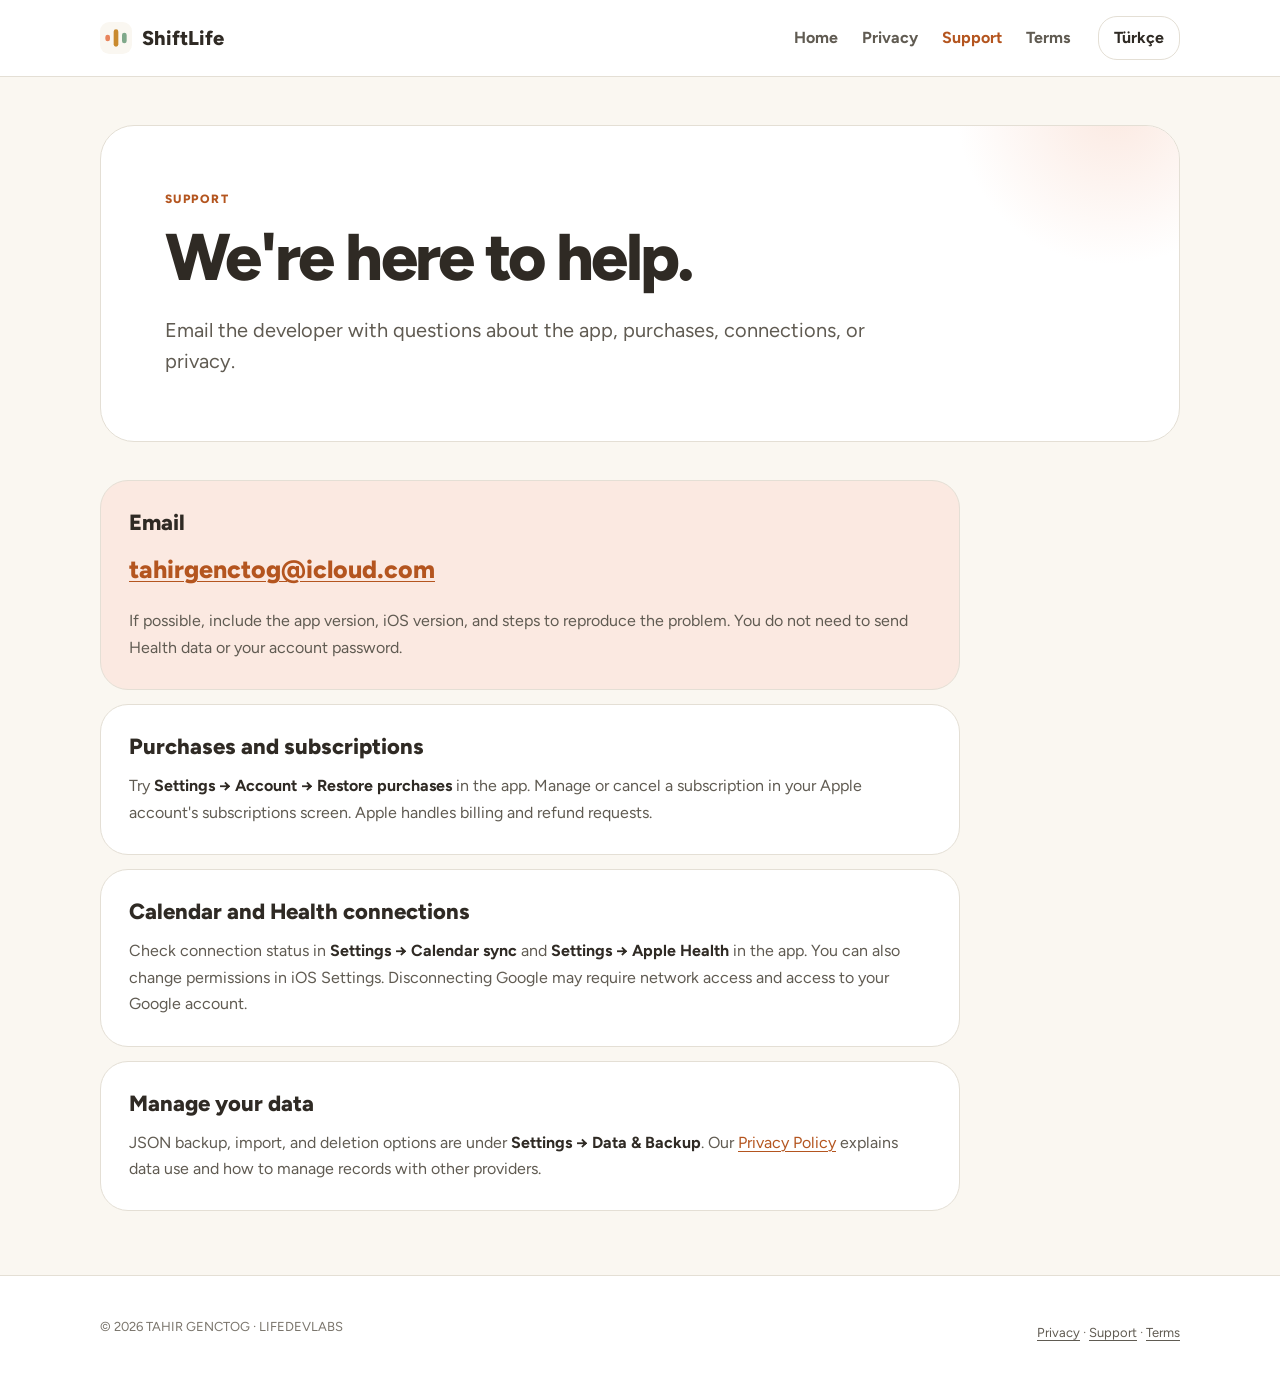
<file: en/support/index.html>
<!doctype html>
<html lang="en">
<head>
  <meta charset="utf-8">
  <meta name="viewport" content="width=device-width, initial-scale=1">
  <meta name="color-scheme" content="light dark">
  <meta name="description" content="ShiftLife support and contact information.">
  <meta property="og:type" content="website">
  <meta property="og:title" content="Support · ShiftLife">
  <meta property="og:description" content="ShiftLife support and contact information.">
  <meta property="og:url" content="https://lifedevlabs.com/en/support/">
  <link rel="canonical" href="https://lifedevlabs.com/en/support/">
  <link rel="alternate" hreflang="tr" href="https://lifedevlabs.com/support/">
  <link rel="alternate" hreflang="en" href="https://lifedevlabs.com/en/support/">
  <link rel="icon" type="image/svg+xml" href="/favicon.svg">
  <link rel="stylesheet" href="/style.css">
  <title>Support · ShiftLife</title>
</head>
<body>
<a class="skip" href="#content">Skip to content</a>
<header class="site-header"><div class="shell header-inner">
  <a class="brand" href="/en/" aria-label="ShiftLife"><img src="/favicon.svg" alt="" width="32" height="32"><span>ShiftLife</span></a>
  <nav aria-label="Main menu"><a href="/en/">Home</a><a href="/en/privacy/">Privacy</a><a href="/en/support/" aria-current="page">Support</a><a href="/en/terms/">Terms</a></nav>
  <a class="lang" href="/support/" lang="tr" hreflang="tr">Türkçe</a>
</div></header>
<main id="content" class="shell">
  <div class="hero"><p class="eyebrow">SUPPORT</p><h1>We're here to help.</h1><p class="lead">Email the developer with questions about the app, purchases, connections, or privacy.</p></div>

<div class="legal">
<section class="contact"><h2>Email</h2><p><a class="email" href="mailto:tahirgenctog@icloud.com?subject=ShiftLife%20Support">tahirgenctog@icloud.com</a></p><p>If possible, include the app version, iOS version, and steps to reproduce the problem. You do not need to send Health data or your account password.</p></section>
<section><h2>Purchases and subscriptions</h2><p>Try <strong>Settings → Account → Restore purchases</strong> in the app. Manage or cancel a subscription in your Apple account's subscriptions screen. Apple handles billing and refund requests.</p></section>
<section><h2>Calendar and Health connections</h2><p>Check connection status in <strong>Settings → Calendar sync</strong> and <strong>Settings → Apple Health</strong> in the app. You can also change permissions in iOS Settings. Disconnecting Google may require network access and access to your Google account.</p></section>
<section><h2>Manage your data</h2><p>JSON backup, import, and deletion options are under <strong>Settings → Data &amp; Backup</strong>. Our <a href="/en/privacy/">Privacy Policy</a> explains data use and how to manage records with other providers.</p></section>
</div>

</main>
<footer class="site-footer"><div class="shell footer-inner"><p>© 2026 TAHIR GENCTOG · LIFEDEVLABS</p><p><a href="/en/privacy/">Privacy</a> · <a href="/en/support/">Support</a> · <a href="/en/terms/">Terms</a></p></div></footer>
</body>
</html>
</file>
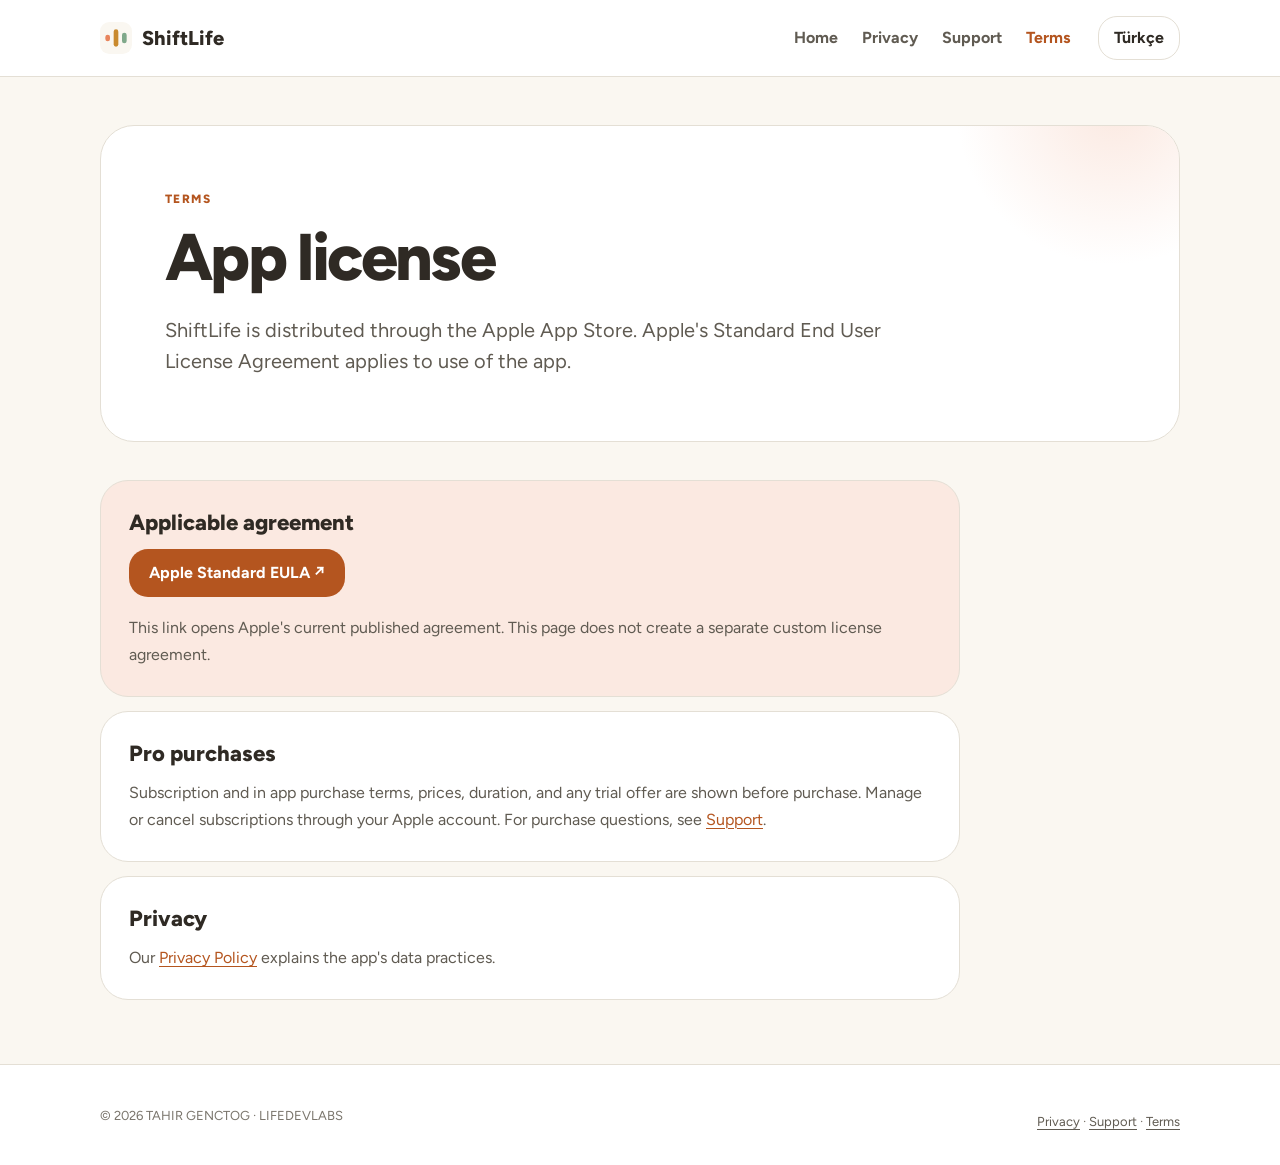
<file: en/terms/index.html>
<!doctype html>
<html lang="en">
<head>
  <meta charset="utf-8">
  <meta name="viewport" content="width=device-width, initial-scale=1">
  <meta name="color-scheme" content="light dark">
  <meta name="description" content="Apple's Standard End User License Agreement applies to ShiftLife.">
  <meta property="og:type" content="website">
  <meta property="og:title" content="Terms · ShiftLife">
  <meta property="og:description" content="Apple's Standard End User License Agreement applies to ShiftLife.">
  <meta property="og:url" content="https://lifedevlabs.com/en/terms/">
  <link rel="canonical" href="https://lifedevlabs.com/en/terms/">
  <link rel="alternate" hreflang="tr" href="https://lifedevlabs.com/terms/">
  <link rel="alternate" hreflang="en" href="https://lifedevlabs.com/en/terms/">
  <link rel="icon" type="image/svg+xml" href="/favicon.svg">
  <link rel="stylesheet" href="/style.css">
  <title>Terms · ShiftLife</title>
</head>
<body>
<a class="skip" href="#content">Skip to content</a>
<header class="site-header"><div class="shell header-inner">
  <a class="brand" href="/en/" aria-label="ShiftLife"><img src="/favicon.svg" alt="" width="32" height="32"><span>ShiftLife</span></a>
  <nav aria-label="Main menu"><a href="/en/">Home</a><a href="/en/privacy/">Privacy</a><a href="/en/support/">Support</a><a href="/en/terms/" aria-current="page">Terms</a></nav>
  <a class="lang" href="/terms/" lang="tr" hreflang="tr">Türkçe</a>
</div></header>
<main id="content" class="shell">
  <div class="hero"><p class="eyebrow">TERMS</p><h1>App license</h1><p class="lead">ShiftLife is distributed through the Apple App Store. Apple's Standard End User License Agreement applies to use of the app.</p></div>

<div class="legal"><section class="contact"><h2>Applicable agreement</h2><p><a class="button" href="https://www.apple.com/legal/internet-services/itunes/dev/stdeula/">Apple Standard EULA ↗</a></p><p>This link opens Apple's current published agreement. This page does not create a separate custom license agreement.</p></section><section><h2>Pro purchases</h2><p>Subscription and in app purchase terms, prices, duration, and any trial offer are shown before purchase. Manage or cancel subscriptions through your Apple account. For purchase questions, see <a href="/en/support/">Support</a>.</p></section><section><h2>Privacy</h2><p>Our <a href="/en/privacy/">Privacy Policy</a> explains the app's data practices.</p></section></div>

</main>
<footer class="site-footer"><div class="shell footer-inner"><p>© 2026 TAHIR GENCTOG · LIFEDEVLABS</p><p><a href="/en/privacy/">Privacy</a> · <a href="/en/support/">Support</a> · <a href="/en/terms/">Terms</a></p></div></footer>
</body>
</html>
</file>
<file: style.css>
@font-face {
  font-family: Figtree;
  src: url('/fonts/Figtree-Regular.ttf') format('truetype');
  font-style: normal;
  font-weight: 400;
  font-display: swap;
}
@font-face {
  font-family: Figtree;
  src: url('/fonts/Figtree-Bold.ttf') format('truetype');
  font-style: normal;
  font-weight: 700;
  font-display: swap;
}
@font-face {
  font-family: Figtree;
  src: url('/fonts/Figtree-ExtraBold.ttf') format('truetype');
  font-style: normal;
  font-weight: 800;
  font-display: swap;
}
:root {
  color-scheme: light dark;
  --bg: #FAF7F1;
  --surface: #FFFFFF;
  --sunken: #F1ECE3;
  --line: #E4DFD5;
  --ink: #2F2A24;
  --ink-2: #605B52;
  --ink-3: #7A756C;
  --accent: #E8845C;
  --accent-tint: #FBE9E1;
  --accent-ink: #B4551F;
  --round: #456B4F;
  --amber: #C98A2E;
  --radius-card: 28px;
  --radius-row: 19px;
}
@media (prefers-color-scheme: dark) {
  :root {
    --bg: #1C1814;
    --surface: #25201B;
    --sunken: #332C25;
    --line: #3D362E;
    --ink: #F5EFE6;
    --ink-2: #B9AFA1;
    --ink-3: #9C9285;
    --accent: #F79A72;
    --accent-tint: #3A241A;
    --accent-ink: #FFBFA0;
    --round: #7FC9A0;
    --amber: #EFBC66;
  }
}
* { box-sizing: border-box; }
html { scroll-behavior: smooth; }
body {
  margin: 0;
  background: var(--bg);
  color: var(--ink);
  font-family: Figtree, -apple-system, BlinkMacSystemFont, sans-serif;
  font-size: 16px;
  line-height: 1.65;
}
img { display: block; max-width: 100%; }
a { color: var(--accent-ink); text-decoration-thickness: 1px; text-underline-offset: 3px; }
a:hover { text-decoration-thickness: 2px; }
a:focus-visible { outline: 3px solid var(--accent); outline-offset: 4px; border-radius: 4px; }
.shell { width: min(100% - 48px, 1080px); margin-inline: auto; }
.skip { position: absolute; left: 16px; top: -80px; z-index: 5; background: var(--surface); padding: 10px 16px; }
.skip:focus { top: 12px; }
.site-header { border-bottom: 1px solid var(--line); background: var(--surface); }
.header-inner { min-height: 76px; display: flex; align-items: center; gap: 28px; }
.brand { display: inline-flex; align-items: center; gap: 10px; flex-shrink: 0; font-size: 20px; font-weight: 800; color: var(--ink); text-decoration: none; }
.header-inner nav { display: flex; flex-wrap: wrap; gap: 24px; margin-left: auto; }
.header-inner nav a { color: var(--ink-2); font-weight: 700; text-decoration: none; }
.header-inner nav a[aria-current="page"] { color: var(--accent-ink); }
.lang { display: inline-flex; justify-content: center; align-items: center; min-height: 44px; padding: 0 15px; border: 1px solid var(--line); border-radius: var(--radius-row); text-decoration: none; color: var(--ink); font-weight: 700; white-space: nowrap; }
.hero { position: relative; overflow: hidden; margin-block: 48px 38px; padding: clamp(28px, 6vw, 64px); border-radius: 34px; background: var(--surface); border: 1px solid var(--line); }
.hero::before { content: ""; position: absolute; width: 320px; height: 320px; right: -95px; top: -180px; border-radius: 50%; background: radial-gradient(circle, var(--accent-tint), transparent 70%); pointer-events: none; }
.hero > * { position: relative; }
.eyebrow { margin: 0 0 12px; color: var(--accent-ink); font-size: 12px; font-weight: 800; letter-spacing: .12em; }
h1 { max-width: 760px; margin: 0; font-size: clamp(37px, 6vw, 66px); line-height: 1.08; letter-spacing: -.04em; font-weight: 800; }
.lead { max-width: 740px; margin: 22px 0 0; font-size: clamp(17px, 2vw, 20px); color: var(--ink-2); line-height: 1.55; }
.card-grid { display: grid; grid-template-columns: repeat(3, 1fr); gap: 16px; margin-block: 32px; }
.card, .notice, .legal section { padding: 28px; border-radius: var(--radius-card); background: var(--surface); border: 1px solid var(--line); }
.card-index { color: var(--accent-ink); font-size: 13px; font-weight: 800; letter-spacing: .1em; }
h2 { margin: 0 0 12px; font-size: 22px; line-height: 1.28; font-weight: 800; }
p { margin: 0; }
p + p { margin-top: 12px; }
.card h2 { margin-top: 28px; }
.card p, .notice p, .legal p { color: var(--ink-2); }
.notice { margin-block: 16px 64px; background: var(--accent-tint); }
.notice p { max-width: 780px; }
.legal { display: grid; gap: 14px; max-width: 860px; margin-bottom: 64px; }
.legal section { scroll-margin-top: 24px; }
.legal p + p { margin-top: 18px; }
.legal strong { color: var(--ink); }
.legal .contact { background: var(--accent-tint); }
.email { font-size: clamp(18px, 3vw, 25px); font-weight: 800; overflow-wrap: anywhere; }
.button { display: inline-flex; min-height: 48px; align-items: center; padding: 9px 20px; border-radius: var(--radius-row); background: var(--accent-ink); color: #fff; font-weight: 700; text-decoration: none; }
.button:hover { text-decoration: underline; }
.site-footer { border-top: 1px solid var(--line); background: var(--surface); }
.footer-inner { min-height: 100px; display: flex; justify-content: space-between; align-items: center; gap: 14px; color: var(--ink-3); font-size: 13px; }
.footer-inner a { color: var(--ink-2); }
@media (max-width: 760px) {
  .shell { width: min(100% - 32px, 1080px); }
  .header-inner { display: grid; grid-template-columns: 1fr auto; gap: 0 10px; padding-block: 12px; }
  .header-inner nav { grid-row: 2; grid-column: 1 / -1; order: 3; margin: 8px 0 0; gap: 15px; overflow-x: auto; flex-wrap: nowrap; white-space: nowrap; }
  .header-inner nav a { padding-block: 8px; }
  .lang { grid-column: 2; grid-row: 1; }
  .hero { margin-block: 24px; padding: 28px; }
  .card-grid { grid-template-columns: 1fr; gap: 12px; }
  .card h2 { margin-top: 12px; }
  .card, .notice, .legal section { padding: 24px; }
  .footer-inner { padding-block: 24px; align-items: flex-start; flex-direction: column; }
}
@media (prefers-reduced-motion: reduce) { html { scroll-behavior: auto; } }
</file>
